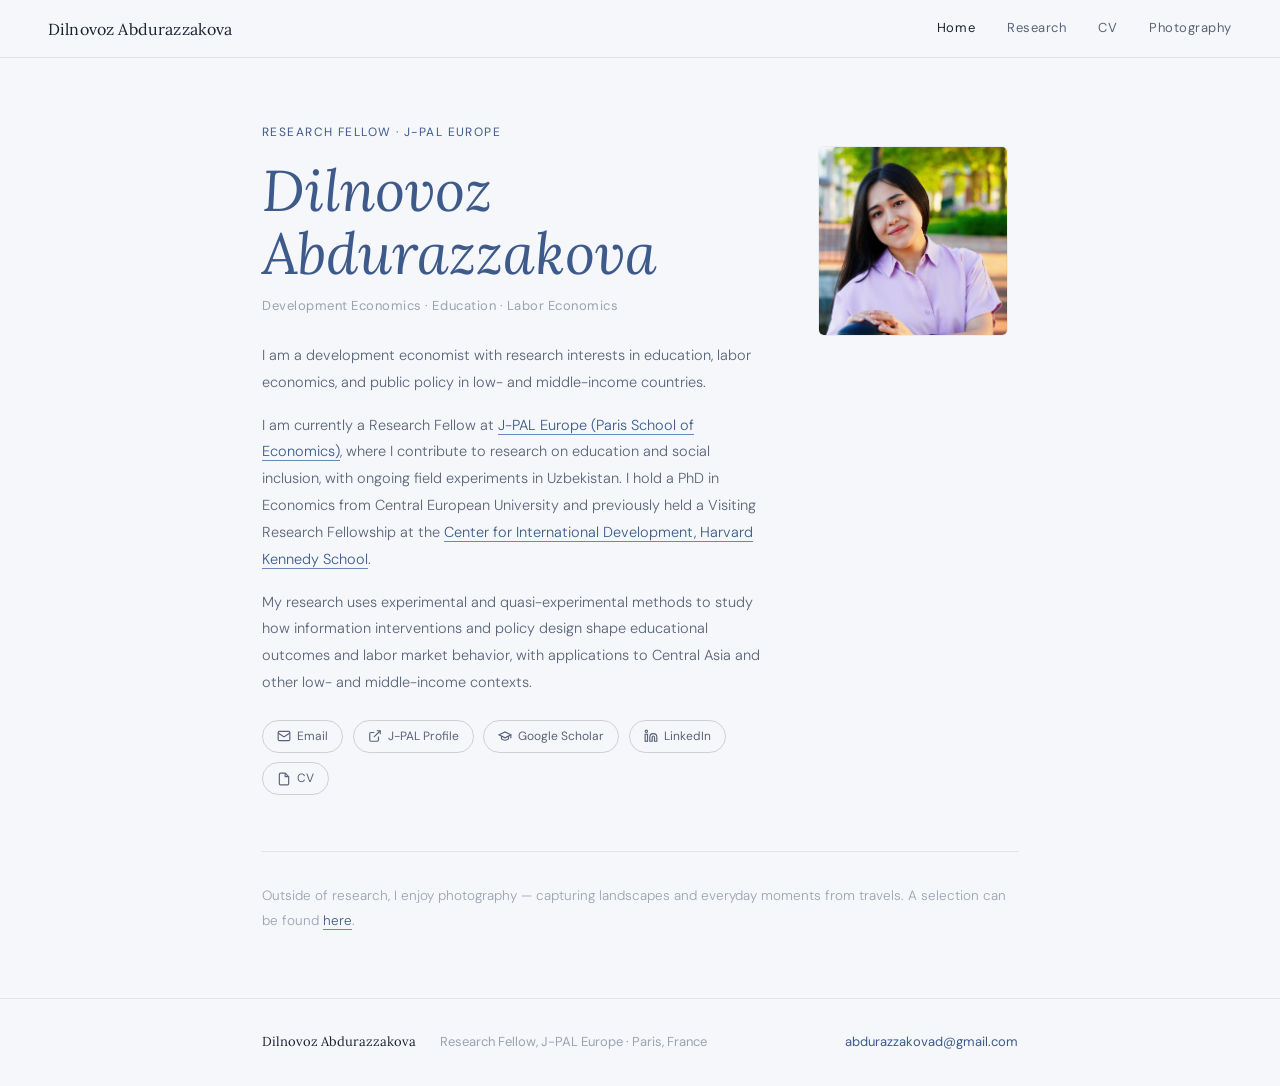
<file: index.html>
<!DOCTYPE html>
<html lang="en">
<head>
<meta charset="UTF-8">
<meta name="viewport" content="width=device-width, initial-scale=1.0">
<title>Dilnovoz Abdurazzakova — Economist</title>
<link rel="preconnect" href="https://fonts.googleapis.com">
<link href="https://fonts.googleapis.com/css2?family=Lora:ital,wght@0,400;0,500;1,400&family=DM+Sans:wght@300;400;500&display=swap" rel="stylesheet">
<link rel="stylesheet" href="style.css">
</head>
<body>

<nav>
  <a href="index.html" class="nav-logo">Dilnovoz Abdurazzakova</a>
  <ul class="nav-links">
    <li><a href="index.html" class="active">Home</a></li>
    <li><a href="research.html">Research</a></li>
    <li><a href="cv.html">CV</a></li>
    <li><a href="photography.html">Photography</a></li>
  </ul>
  <button class="nav-toggle" aria-label="Menu">&#9776;</button>
</nav>

<main class="site">

  <section class="hero">
    <div class="hero-text">
      <p class="eyebrow">Research Fellow &middot; J-PAL Europe</p>
      <h1 class="hero-name"><em>Dilnovoz<br>Abdurazzakova</em></h1>
      <p class="hero-fields">Development Economics &middot; Education &middot; Labor Economics</p>

      <p class="hero-bio">I am a development economist with research interests in education, labor economics, and public policy in low- and middle-income countries.</p>

      <p class="hero-bio">I am currently a Research Fellow at <a href="https://www.povertyactionlab.org/person/abdurazzakova" class="text-link">J-PAL Europe (Paris School of Economics)</a>, where I contribute to research on education and social inclusion, with ongoing field experiments in Uzbekistan. I hold a PhD in Economics from Central European University and previously held a Visiting Research Fellowship at the <a href="https://www.hks.harvard.edu/centers/cid" class="text-link">Center for International Development, Harvard Kennedy School</a>.</p>

      <p class="hero-bio">My research uses experimental and quasi-experimental methods to study how information interventions and policy design shape educational outcomes and labor market behavior, with applications to Central Asia and other low- and middle-income contexts.</p>

      <div class="hero-links">
        <a class="pill" href="mailto:abdurazzakovad@gmail.com">
          <svg width="14" height="14" viewBox="0 0 24 24" fill="none" stroke="currentColor" stroke-width="2"><rect x="2" y="4" width="20" height="16" rx="2"/><path d="m22 7-8.97 5.7a1.94 1.94 0 0 1-2.06 0L2 7"/></svg> Email
        </a>
        <a class="pill" href="https://www.povertyactionlab.org/person/abdurazzakova" target="_blank">
          <svg width="14" height="14" viewBox="0 0 24 24" fill="none" stroke="currentColor" stroke-width="2"><path d="M18 13v6a2 2 0 0 1-2 2H5a2 2 0 0 1-2-2V8a2 2 0 0 1 2-2h6"/><polyline points="15 3 21 3 21 9"/><line x1="10" y1="14" x2="21" y2="3"/></svg> J-PAL Profile
        </a>
        <a class="pill" href="https://scholar.google.com/citations?user=Uuvre_YAAAAJ&hl=en" target="_blank">
          <svg width="14" height="14" viewBox="0 0 24 24" fill="none" stroke="currentColor" stroke-width="2"><path d="M22 10v6M2 10l10-5 10 5-10 5z"/><path d="M6 12v5c3 3 9 3 12 0v-5"/></svg> Google Scholar
        </a>
        <a class="pill" href="https://www.linkedin.com/in/dilnovoz-abdurazzakova-9a2344143/" target="_blank">
          <svg width="14" height="14" viewBox="0 0 24 24" fill="none" stroke="currentColor" stroke-width="2"><path d="M16 8a6 6 0 0 1 6 6v7h-4v-7a2 2 0 0 0-2-2 2 2 0 0 0-2 2v7h-4v-7a6 6 0 0 1 6-6z"/><rect x="2" y="9" width="4" height="12"/><circle cx="4" cy="4" r="2"/></svg> LinkedIn
        </a>
        <a class="pill" href="cv.html">
          <svg width="14" height="14" viewBox="0 0 24 24" fill="none" stroke="currentColor" stroke-width="2"><path d="M14 2H6a2 2 0 0 0-2 2v16a2 2 0 0 0 2 2h12a2 2 0 0 0 2-2V8z"/><polyline points="14 2 14 8 20 8"/></svg> CV
        </a>
      </div>
    </div>
    <div class="hero-photo">
      <img src="photo.jpg" alt="Dilnovoz Abdurazzakova">
    </div>
  </section>

  <div class="divider"></div>

  <section style="padding: 2rem 0">
    <p style="font-size:13.5px;color:var(--subtle);font-weight:300;line-height:1.85">
      Outside of research, I enjoy photography — capturing landscapes and everyday moments from travels. A selection can be found <a href="photography.html" class="text-link">here</a>.
    </p>
  </section>

</main>

<footer>
  <div class="site">
    <div class="footer-inner">
      <span class="footer-name">Dilnovoz Abdurazzakova</span>
      <span>Research Fellow, J-PAL Europe &middot; Paris, France</span>
      <a href="mailto:abdurazzakovad@gmail.com" class="footer-email">abdurazzakovad@gmail.com</a>
    </div>
  </div>
</footer>

</body>
</html>
</file>
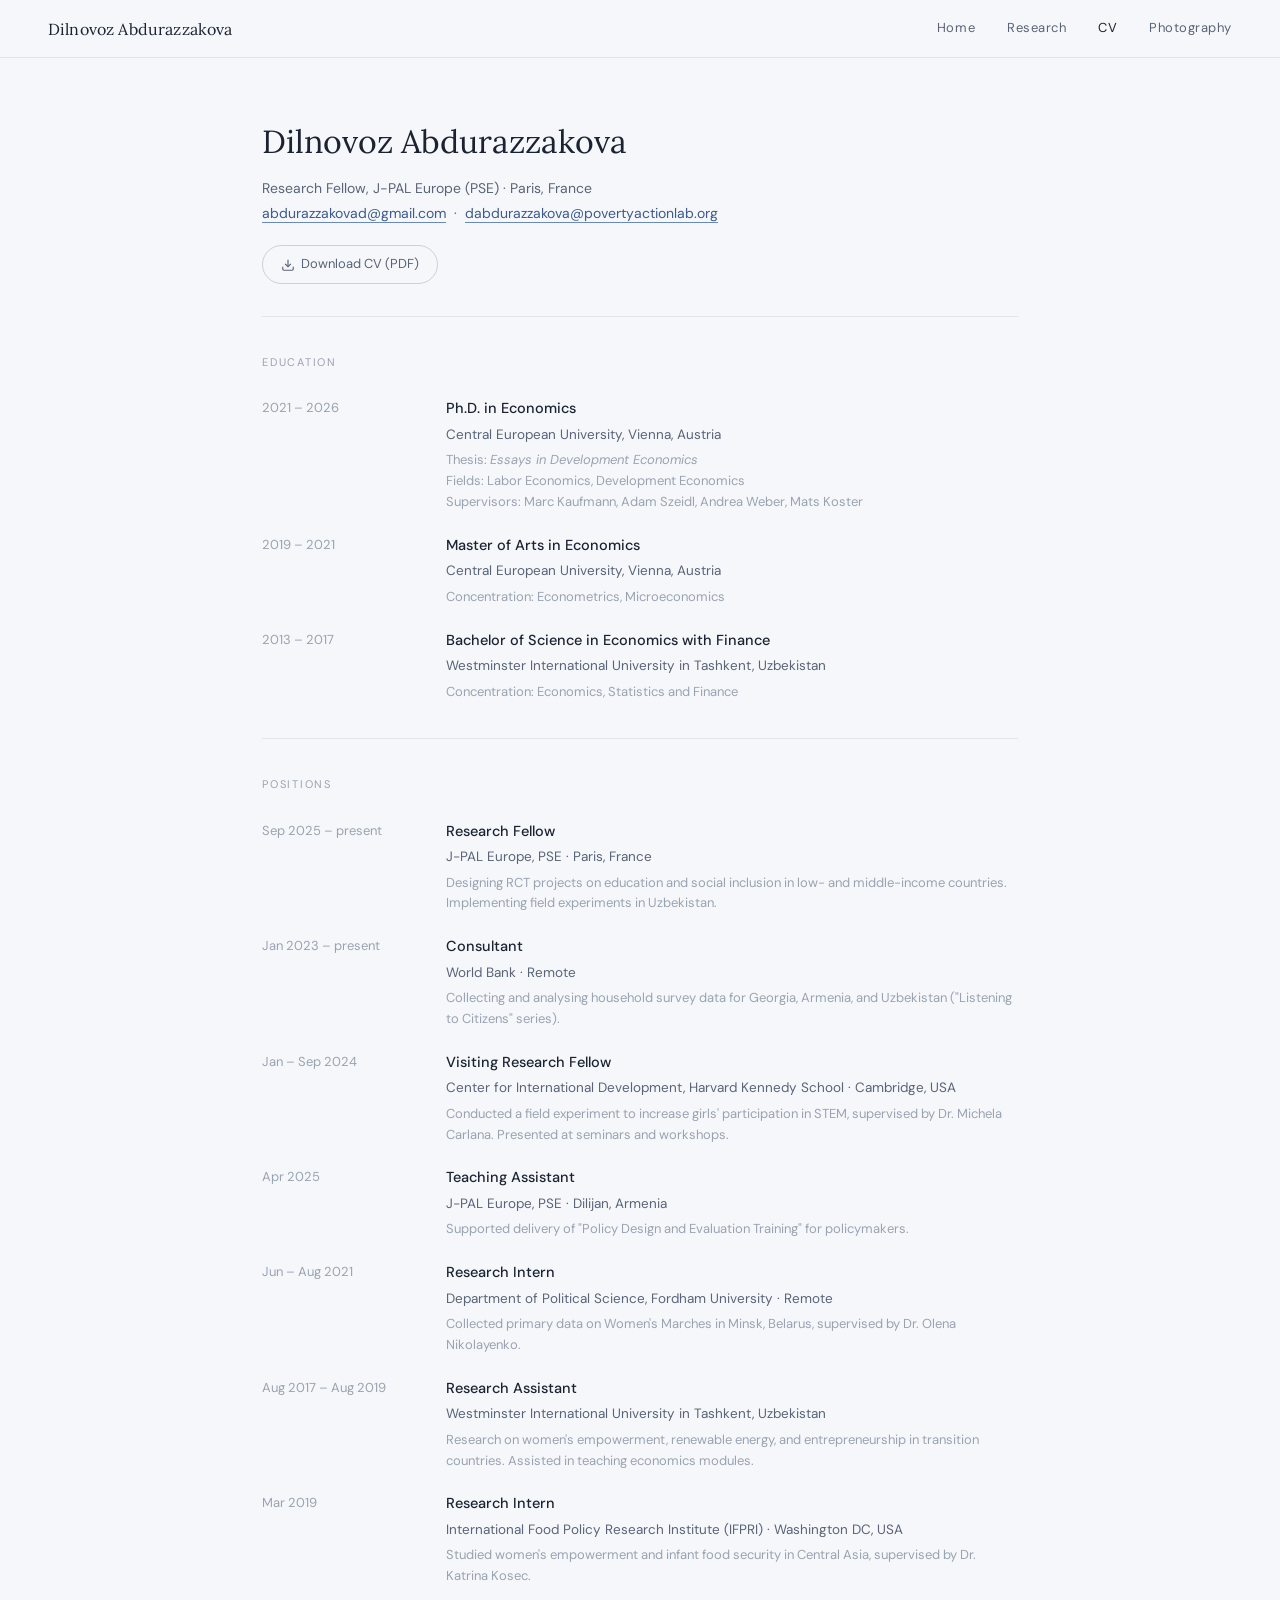
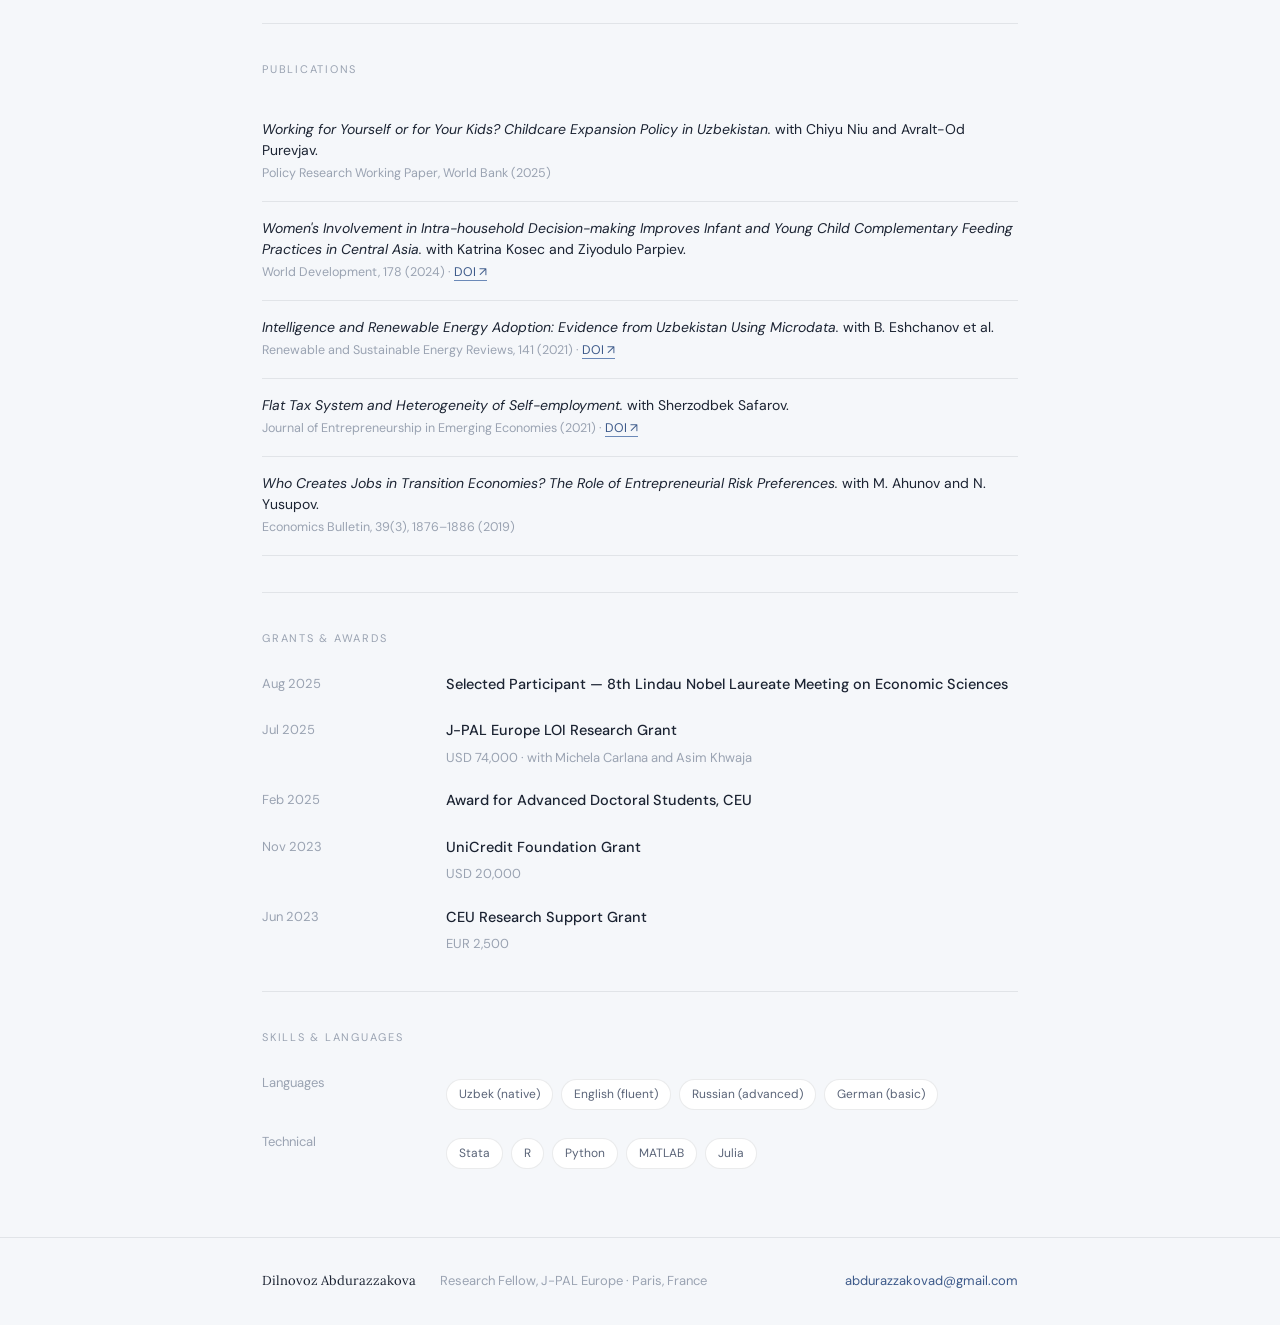
<file: cv.html>
<!DOCTYPE html>
<html lang="en">
<head>
<meta charset="UTF-8">
<meta name="viewport" content="width=device-width, initial-scale=1.0">
<title>CV — Dilnovoz Abdurazzakova</title>
<link rel="preconnect" href="https://fonts.googleapis.com">
<link href="https://fonts.googleapis.com/css2?family=Lora:ital,wght@0,400;0,500;1,400&family=DM+Sans:wght@300;400;500&display=swap" rel="stylesheet">
<link rel="stylesheet" href="style.css">
</head>
<body>

<nav>
  <a href="index.html" class="nav-logo">Dilnovoz Abdurazzakova</a>
  <ul class="nav-links">
    <li><a href="index.html">Home</a></li>
    <li><a href="research.html">Research</a></li>
    <li><a href="cv.html" class="active">CV</a></li>
    <li><a href="photography.html">Photography</a></li>
  </ul>
  <button class="nav-toggle" aria-label="Menu">&#9776;</button>
</nav>

<main class="site">

  <div class="cv-header">
    <h1>Dilnovoz Abdurazzakova</h1>
    <p>Research Fellow, J-PAL Europe (PSE) &middot; Paris, France<br>
    <a href="mailto:abdurazzakovad@gmail.com" class="text-link">abdurazzakovad@gmail.com</a> &nbsp;&middot;&nbsp;
    <a href="mailto:dabdurazzakova@povertyactionlab.org" class="text-link">dabdurazzakova@povertyactionlab.org</a></p>
    <a class="cv-download" href="CV_Abdurazzakova.pdf" title="Upload your CV PDF and update this link">
      <svg width="14" height="14" viewBox="0 0 24 24" fill="none" stroke="currentColor" stroke-width="2"><path d="M21 15v4a2 2 0 0 1-2 2H5a2 2 0 0 1-2-2v-4"/><polyline points="7 10 12 15 17 10"/><line x1="12" y1="15" x2="12" y2="3"/></svg>
      Download CV (PDF)
    </a>
  </div>

  <!-- EDUCATION -->
  <div class="cv-section">
    <p class="cv-section-title">Education</p>

    <div class="cv-entry">
      <div class="cv-date">2021 – 2026</div>
      <div>
        <p class="cv-title">Ph.D. in Economics</p>
        <p class="cv-place">Central European University, Vienna, Austria</p>
        <p class="cv-detail">Thesis: <em>Essays in Development Economics</em><br>
        Fields: Labor Economics, Development Economics<br>
        Supervisors: Marc Kaufmann, Adam Szeidl, Andrea Weber, Mats Koster</p>
      </div>
    </div>

    <div class="cv-entry">
      <div class="cv-date">2019 – 2021</div>
      <div>
        <p class="cv-title">Master of Arts in Economics</p>
        <p class="cv-place">Central European University, Vienna, Austria</p>
        <p class="cv-detail">Concentration: Econometrics, Microeconomics</p>
      </div>
    </div>

    <div class="cv-entry">
      <div class="cv-date">2013 – 2017</div>
      <div>
        <p class="cv-title">Bachelor of Science in Economics with Finance</p>
        <p class="cv-place">Westminster International University in Tashkent, Uzbekistan</p>
        <p class="cv-detail">Concentration: Economics, Statistics and Finance</p>
      </div>
    </div>
  </div>

  <!-- EXPERIENCE -->
  <div class="cv-section">
    <p class="cv-section-title">Positions</p>

    <div class="cv-entry">
      <div class="cv-date">Sep 2025 – present</div>
      <div>
        <p class="cv-title">Research Fellow</p>
        <p class="cv-place">J-PAL Europe, PSE &middot; Paris, France</p>
        <p class="cv-detail">Designing RCT projects on education and social inclusion in low- and middle-income countries. Implementing field experiments in Uzbekistan.</p>
      </div>
    </div>

    <div class="cv-entry">
      <div class="cv-date">Jan 2023 – present</div>
      <div>
        <p class="cv-title">Consultant</p>
        <p class="cv-place">World Bank &middot; Remote</p>
        <p class="cv-detail">Collecting and analysing household survey data for Georgia, Armenia, and Uzbekistan ("Listening to Citizens" series).</p>
      </div>
    </div>

    <div class="cv-entry">
      <div class="cv-date">Jan – Sep 2024</div>
      <div>
        <p class="cv-title">Visiting Research Fellow</p>
        <p class="cv-place">Center for International Development, Harvard Kennedy School &middot; Cambridge, USA</p>
        <p class="cv-detail">Conducted a field experiment to increase girls' participation in STEM, supervised by Dr. Michela Carlana. Presented at seminars and workshops.</p>
      </div>
    </div>

    <div class="cv-entry">
      <div class="cv-date">Apr 2025</div>
      <div>
        <p class="cv-title">Teaching Assistant</p>
        <p class="cv-place">J-PAL Europe, PSE &middot; Dilijan, Armenia</p>
        <p class="cv-detail">Supported delivery of "Policy Design and Evaluation Training" for policymakers.</p>
      </div>
    </div>

    <div class="cv-entry">
      <div class="cv-date">Jun – Aug 2021</div>
      <div>
        <p class="cv-title">Research Intern</p>
        <p class="cv-place">Department of Political Science, Fordham University &middot; Remote</p>
        <p class="cv-detail">Collected primary data on Women's Marches in Minsk, Belarus, supervised by Dr. Olena Nikolayenko.</p>
      </div>
    </div>

    <div class="cv-entry">
      <div class="cv-date">Aug 2017 – Aug 2019</div>
      <div>
        <p class="cv-title">Research Assistant</p>
        <p class="cv-place">Westminster International University in Tashkent, Uzbekistan</p>
        <p class="cv-detail">Research on women's empowerment, renewable energy, and entrepreneurship in transition countries. Assisted in teaching economics modules.</p>
      </div>
    </div>

    <div class="cv-entry">
      <div class="cv-date">Mar 2019</div>
      <div>
        <p class="cv-title">Research Intern</p>
        <p class="cv-place">International Food Policy Research Institute (IFPRI) &middot; Washington DC, USA</p>
        <p class="cv-detail">Studied women's empowerment and infant food security in Central Asia, supervised by Dr. Katrina Kosec.</p>
      </div>
    </div>
  </div>

  <!-- PUBLICATIONS -->
  <div class="cv-section">
    <p class="cv-section-title">Publications</p>

    <div class="cv-pub">
      <p class="cv-pub-title"><em>Working for Yourself or for Your Kids? Childcare Expansion Policy in Uzbekistan.</em> with Chiyu Niu and Avralt-Od Purevjav.</p>
      <p class="cv-pub-meta">Policy Research Working Paper, World Bank (2025)</p>
    </div>
    <div class="cv-pub">
      <p class="cv-pub-title"><em>Women's Involvement in Intra-household Decision-making Improves Infant and Young Child Complementary Feeding Practices in Central Asia.</em> with Katrina Kosec and Ziyodulo Parpiev.</p>
      <p class="cv-pub-meta">World Development, 178 (2024) &middot; <a href="https://doi.org/10.1016/j.worlddev.2024.106572" class="text-link" target="_blank">DOI ↗</a></p>
    </div>
    <div class="cv-pub">
      <p class="cv-pub-title"><em>Intelligence and Renewable Energy Adoption: Evidence from Uzbekistan Using Microdata.</em> with B. Eshchanov et al.</p>
      <p class="cv-pub-meta">Renewable and Sustainable Energy Reviews, 141 (2021) &middot; <a href="https://doi.org/10.1016/j.rser.2021.110819" class="text-link" target="_blank">DOI ↗</a></p>
    </div>
    <div class="cv-pub">
      <p class="cv-pub-title"><em>Flat Tax System and Heterogeneity of Self-employment.</em> with Sherzodbek Safarov.</p>
      <p class="cv-pub-meta">Journal of Entrepreneurship in Emerging Economies (2021) &middot; <a href="https://doi.org/10.1108/JEEE-06-2020-0175" class="text-link" target="_blank">DOI ↗</a></p>
    </div>
    <div class="cv-pub">
      <p class="cv-pub-title"><em>Who Creates Jobs in Transition Economies? The Role of Entrepreneurial Risk Preferences.</em> with M. Ahunov and N. Yusupov.</p>
      <p class="cv-pub-meta">Economics Bulletin, 39(3), 1876–1886 (2019)</p>
    </div>
  </div>

  <!-- GRANTS -->
  <div class="cv-section">
    <p class="cv-section-title">Grants &amp; awards</p>
    <div class="cv-entry">
      <div class="cv-date">Aug 2025</div>
      <div><p class="cv-title">Selected Participant — 8th Lindau Nobel Laureate Meeting on Economic Sciences</p></div>
    </div>
    <div class="cv-entry">
      <div class="cv-date">Jul 2025</div>
      <div>
        <p class="cv-title">J-PAL Europe LOI Research Grant</p>
        <p class="cv-detail">USD 74,000 · with Michela Carlana and Asim Khwaja</p>
      </div>
    </div>
    <div class="cv-entry">
      <div class="cv-date">Feb 2025</div>
      <div><p class="cv-title">Award for Advanced Doctoral Students, CEU</p></div>
    </div>
    <div class="cv-entry">
      <div class="cv-date">Nov 2023</div>
      <div>
        <p class="cv-title">UniCredit Foundation Grant</p>
        <p class="cv-detail">USD 20,000</p>
      </div>
    </div>
    <div class="cv-entry">
      <div class="cv-date">Jun 2023</div>
      <div>
        <p class="cv-title">CEU Research Support Grant</p>
        <p class="cv-detail">EUR 2,500</p>
      </div>
    </div>
  </div>

  <!-- ADDITIONAL -->
  <div class="cv-section">
    <p class="cv-section-title">Skills &amp; languages</p>
    <div class="cv-entry">
      <div class="cv-date">Languages</div>
      <div>
        <div class="skills-row">
          <span class="skill-tag">Uzbek (native)</span>
          <span class="skill-tag">English (fluent)</span>
          <span class="skill-tag">Russian (advanced)</span>
          <span class="skill-tag">German (basic)</span>
        </div>
      </div>
    </div>
    <div class="cv-entry" style="margin-top:1rem">
      <div class="cv-date">Technical</div>
      <div>
        <div class="skills-row">
          <span class="skill-tag">Stata</span>
          <span class="skill-tag">R</span>
          <span class="skill-tag">Python</span>
          <span class="skill-tag">MATLAB</span>
          <span class="skill-tag">Julia</span>
        </div>
      </div>
    </div>
  </div>

</main>

<footer>
  <div class="site">
    <div class="footer-inner">
      <span class="footer-name">Dilnovoz Abdurazzakova</span>
      <span class="footer-role">Research Fellow, J-PAL Europe · Paris, France</span>
      <a href="mailto:abdurazzakovad@gmail.com" class="footer-email">abdurazzakovad@gmail.com</a>
    </div>
  </div>
</footer>

</body>
</html>
</file>
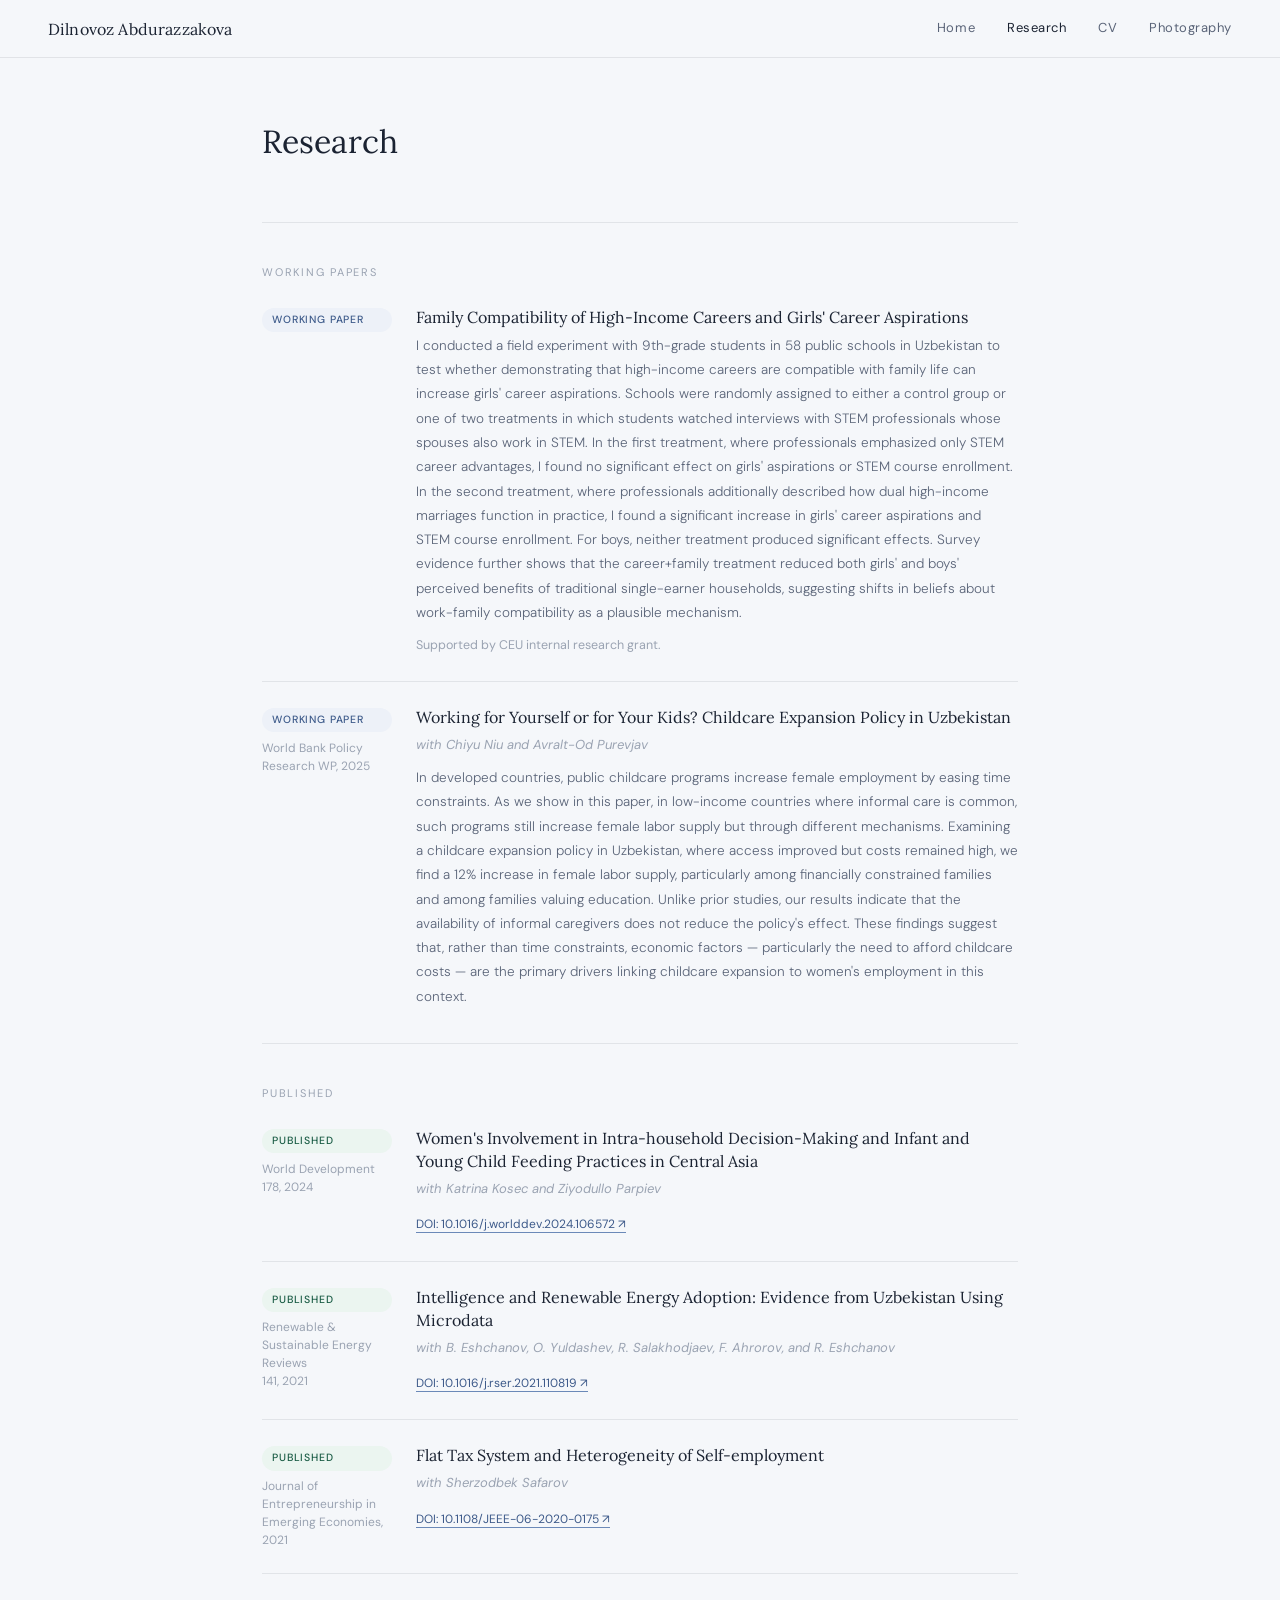
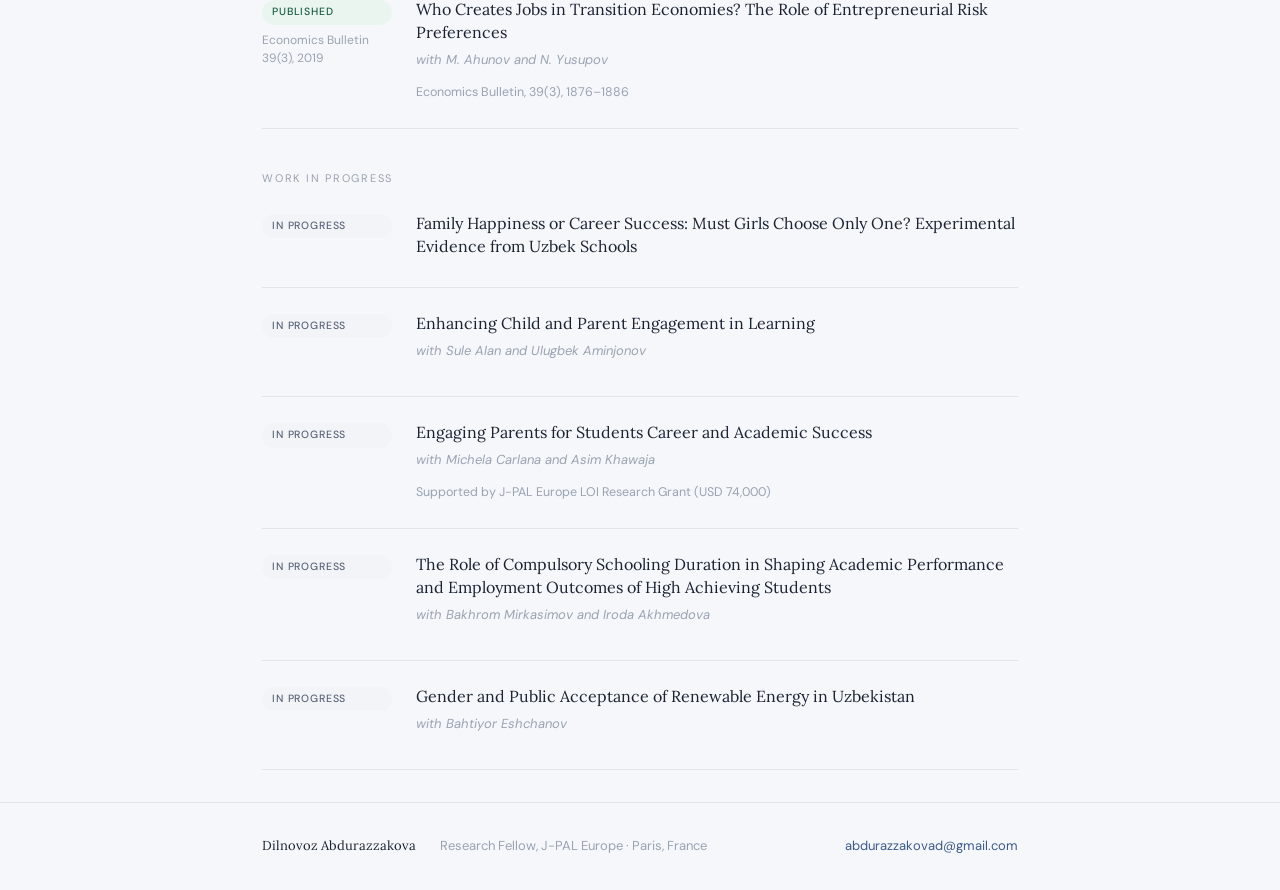
<file: research.html>
<!DOCTYPE html>
<html lang="en">
<head>
<meta charset="UTF-8">
<meta name="viewport" content="width=device-width, initial-scale=1.0">
<title>Research — Dilnovoz Abdurazzakova</title>
<link rel="preconnect" href="https://fonts.googleapis.com">
<link href="https://fonts.googleapis.com/css2?family=Lora:ital,wght@0,400;0,500;1,400&family=DM+Sans:wght@300;400;500&display=swap" rel="stylesheet">
<link rel="stylesheet" href="style.css">
</head>
<body>

<nav>
  <a href="index.html" class="nav-logo">Dilnovoz Abdurazzakova</a>
  <ul class="nav-links">
    <li><a href="index.html">Home</a></li>
    <li><a href="research.html" class="active">Research</a></li>
    <li><a href="cv.html">CV</a></li>
    <li><a href="photography.html">Photography</a></li>
  </ul>
  <button class="nav-toggle" aria-label="Menu">&#9776;</button>
</nav>

<main class="site">

  <div class="research-header">
    <h1>Research</h1>
  </div>

  <div class="divider" style="margin:0"></div>

  <!-- WORKING PAPERS -->
  <span class="research-group-label">Working papers</span>

  <div class="paper-row">
    <div class="paper-meta">
      <span class="status working-paper">Working paper</span>
    </div>
    <div class="paper-body">
      <h3 class="paper-title">Family Compatibility of High-Income Careers and Girls' Career Aspirations</h3>
      <p class="paper-abstract">I conducted a field experiment with 9th-grade students in 58 public schools in Uzbekistan to test whether demonstrating that high-income careers are compatible with family life can increase girls' career aspirations. Schools were randomly assigned to either a control group or one of two treatments in which students watched interviews with STEM professionals whose spouses also work in STEM. In the first treatment, where professionals emphasized only STEM career advantages, I found no significant effect on girls' aspirations or STEM course enrollment. In the second treatment, where professionals additionally described how dual high-income marriages function in practice, I found a significant increase in girls' career aspirations and STEM course enrollment. For boys, neither treatment produced significant effects. Survey evidence further shows that the career+family treatment reduced both girls' and boys' perceived benefits of traditional single-earner households, suggesting shifts in beliefs about work-family compatibility as a plausible mechanism.</p>
      <p class="paper-detail">Supported by CEU internal research grant.</p>
    </div>
  </div>

  <div class="paper-row">
    <div class="paper-meta">
      <span class="status working-paper">Working paper</span>
      <span class="paper-year">World Bank Policy Research WP, 2025</span>
    </div>
    <div class="paper-body">
      <h3 class="paper-title">Working for Yourself or for Your Kids? Childcare Expansion Policy in Uzbekistan</h3>
      <p class="paper-authors">with Chiyu Niu and Avralt-Od Purevjav</p>
      <p class="paper-abstract">In developed countries, public childcare programs increase female employment by easing time constraints. As we show in this paper, in low-income countries where informal care is common, such programs still increase female labor supply but through different mechanisms. Examining a childcare expansion policy in Uzbekistan, where access improved but costs remained high, we find a 12% increase in female labor supply, particularly among financially constrained families and among families valuing education. Unlike prior studies, our results indicate that the availability of informal caregivers does not reduce the policy's effect. These findings suggest that, rather than time constraints, economic factors — particularly the need to afford childcare costs — are the primary drivers linking childcare expansion to women's employment in this context.</p>
    </div>
  </div>

  <!-- PUBLISHED -->
  <span class="research-group-label">Published</span>

  <div class="paper-row">
    <div class="paper-meta">
      <span class="status published">Published</span>
      <span class="paper-year">World Development<br>178, 2024</span>
    </div>
    <div class="paper-body">
      <h3 class="paper-title">Women's Involvement in Intra-household Decision-Making and Infant and Young Child Feeding Practices in Central Asia</h3>
      <p class="paper-authors">with Katrina Kosec and Ziyodullo Parpiev</p>
      <a class="paper-doi" href="https://doi.org/10.1016/j.worlddev.2024.106572" target="_blank">DOI: 10.1016/j.worlddev.2024.106572 ↗</a>
    </div>
  </div>

  <div class="paper-row">
    <div class="paper-meta">
      <span class="status published">Published</span>
      <span class="paper-year">Renewable &amp; Sustainable Energy Reviews<br>141, 2021</span>
    </div>
    <div class="paper-body">
      <h3 class="paper-title">Intelligence and Renewable Energy Adoption: Evidence from Uzbekistan Using Microdata</h3>
      <p class="paper-authors">with B. Eshchanov, O. Yuldashev, R. Salakhodjaev, F. Ahrorov, and R. Eshchanov</p>
      <a class="paper-doi" href="https://doi.org/10.1016/j.rser.2021.110819" target="_blank">DOI: 10.1016/j.rser.2021.110819 ↗</a>
    </div>
  </div>

  <div class="paper-row">
    <div class="paper-meta">
      <span class="status published">Published</span>
      <span class="paper-year">Journal of Entrepreneurship in Emerging Economies, 2021</span>
    </div>
    <div class="paper-body">
      <h3 class="paper-title">Flat Tax System and Heterogeneity of Self-employment</h3>
      <p class="paper-authors">with Sherzodbek Safarov</p>
      <a class="paper-doi" href="https://doi.org/10.1108/JEEE-06-2020-0175" target="_blank">DOI: 10.1108/JEEE-06-2020-0175 ↗</a>
    </div>
  </div>

  <div class="paper-row">
    <div class="paper-meta">
      <span class="status published">Published</span>
      <span class="paper-year">Economics Bulletin<br>39(3), 2019</span>
    </div>
    <div class="paper-body">
      <h3 class="paper-title">Who Creates Jobs in Transition Economies? The Role of Entrepreneurial Risk Preferences</h3>
      <p class="paper-authors">with M. Ahunov and N. Yusupov</p>
      <p class="paper-detail">Economics Bulletin, 39(3), 1876–1886</p>
    </div>
  </div>

  <!-- WORK IN PROGRESS -->
  <span class="research-group-label">Work in progress</span>

  <div class="paper-row">
    <div class="paper-meta"><span class="status wip">In progress</span></div>
    <div class="paper-body">
      <h3 class="paper-title">Family Happiness or Career Success: Must Girls Choose Only One? Experimental Evidence from Uzbek Schools</h3>
    </div>
  </div>

  <div class="paper-row">
    <div class="paper-meta"><span class="status wip">In progress</span></div>
    <div class="paper-body">
      <h3 class="paper-title">Enhancing Child and Parent Engagement in Learning</h3>
      <p class="paper-authors">with Sule Alan and Ulugbek Aminjonov</p>
    </div>
  </div>

  <div class="paper-row">
    <div class="paper-meta"><span class="status wip">In progress</span></div>
    <div class="paper-body">
      <h3 class="paper-title">Engaging Parents for Students Career and Academic Success</h3>
      <p class="paper-authors">with Michela Carlana and Asim Khawaja</p>
      <p class="paper-detail">Supported by J-PAL Europe LOI Research Grant (USD 74,000)</p>
    </div>
  </div>

  <div class="paper-row">
    <div class="paper-meta"><span class="status wip">In progress</span></div>
    <div class="paper-body">
      <h3 class="paper-title">The Role of Compulsory Schooling Duration in Shaping Academic Performance and Employment Outcomes of High Achieving Students</h3>
      <p class="paper-authors">with Bakhrom Mirkasimov and Iroda Akhmedova</p>
    </div>
  </div>

  <div class="paper-row">
    <div class="paper-meta"><span class="status wip">In progress</span></div>
    <div class="paper-body">
      <h3 class="paper-title">Gender and Public Acceptance of Renewable Energy in Uzbekistan</h3>
      <p class="paper-authors">with Bahtiyor Eshchanov</p>
    </div>
  </div>

</main>

<footer>
  <div class="site">
    <div class="footer-inner">
      <span class="footer-name">Dilnovoz Abdurazzakova</span>
      <span>Research Fellow, J-PAL Europe &middot; Paris, France</span>
      <a href="mailto:abdurazzakovad@gmail.com" class="footer-email">abdurazzakovad@gmail.com</a>
    </div>
  </div>
</footer>

</body>
</html>
</file>
<file: style.css>
/* ── Reset & Base ──────────────────────────────── */
*, *::before, *::after { box-sizing: border-box; margin: 0; padding: 0; }

:root {
  --bg: #F5F7FA;
  --surface: #FFFFFF;
  --ink: #1B2332;
  --muted: #5A6478;
  --subtle: #9AA3B2;
  --border: rgba(27,35,50,0.09);
  --border-strong: rgba(27,35,50,0.18);
  --accent: #3D5A8A;
  --accent-light: #6B89B8;
  --accent-bg: #EDF1F8;
  --published: #1A5C45;
  --published-bg: #EBF5F0;
  --wp: #3D5A8A;
  --wp-bg: #EDF1F8;
  --wip-bg: #F2F4F7;
  --wip: #5A6478;
}

html { scroll-behavior: smooth; }

body {
  font-family: 'DM Sans', sans-serif;
  background: var(--bg);
  color: var(--ink);
  font-size: 15px;
  line-height: 1.75;
  -webkit-font-smoothing: antialiased;
}

a { color: inherit; text-decoration: none; }
.text-link { color: var(--accent); border-bottom: 0.5px solid var(--accent-light); }
.text-link:hover { border-color: var(--accent); }

/* ── Nav ──────────────────────────────────────── */
nav {
  position: sticky; top: 0; z-index: 100;
  display: flex; align-items: center; justify-content: space-between;
  padding: 0 3rem;
  height: 58px;
  background: rgba(245,247,250,0.93);
  backdrop-filter: blur(14px);
  border-bottom: 0.5px solid var(--border);
}

.nav-logo {
  font-family: 'Lora', serif;
  font-size: 1rem;
  font-weight: 400;
  letter-spacing: 0.01em;
  color: var(--ink);
  white-space: nowrap;
}

.nav-links {
  display: flex; gap: 2rem;
  list-style: none;
  font-size: 13px;
  font-weight: 400;
  letter-spacing: 0.04em;
}

.nav-links a { color: var(--muted); transition: color 0.15s; }
.nav-links a:hover, .nav-links a.active { color: var(--ink); }
.nav-toggle { display: none; background: none; border: none; font-size: 1.25rem; cursor: pointer; color: var(--ink); }

/* ── Layout ───────────────────────────────────── */
.site { max-width: 820px; margin: 0 auto; padding: 0 2rem; }
.divider { height: 0.5px; background: var(--border); max-width: 820px; margin-left: auto; margin-right: auto; }

section { padding: 3.5rem 0; }
.section-label {
  font-size: 11px; letter-spacing: 0.16em; text-transform: uppercase;
  color: var(--subtle); margin-bottom: 1.75rem;
}

/* ── Hero ─────────────────────────────────────── */
.hero {
  display: grid; grid-template-columns: 1fr 200px;
  gap: 3rem; align-items: start;
  padding: 4rem 0 3.5rem;
}

.eyebrow {
  font-size: 12px; letter-spacing: 0.12em; text-transform: uppercase;
  color: var(--accent); margin-bottom: 1rem;
}

.hero-name {
  font-family: 'Lora', serif;
  font-size: clamp(2.4rem, 5vw, 3.6rem);
  font-weight: 400; line-height: 1.1;
  margin-bottom: 0.6rem; color: var(--accent);
  font-style: italic;
}
.hero-name em { font-style: italic; color: var(--accent); }

.hero-fields {
  font-size: 13px; color: var(--subtle);
  letter-spacing: 0.04em; margin-bottom: 1.5rem;
}

.hero-bio {
  font-size: 14.5px; color: var(--muted);
  font-weight: 300; line-height: 1.85;
  max-width: 540px; margin-bottom: 1rem;
}

.hero-links { display: flex; flex-wrap: wrap; gap: 0.6rem; margin-top: 1.5rem; }

.pill {
  display: inline-flex; align-items: center; gap: 6px;
  font-size: 12px; padding: 5px 14px;
  border: 0.5px solid var(--border-strong);
  border-radius: 100px; color: var(--muted);
  transition: background 0.15s, color 0.15s;
  white-space: nowrap;
}
.pill:hover { background: var(--accent-bg); color: var(--accent); border-color: var(--accent-light); }

.hero-photo {
  margin-top: 1.5rem;
  width: 190px; height: 190px;
  border-radius: 6px;
  overflow: hidden;
  border: 0.5px solid var(--border);
  flex-shrink: 0;
  background: var(--surface);
}
.hero-photo img { width: 100%; height: 100%; object-fit: cover; object-position: top center; }
.avatar-fallback {
  width: 100%; height: 100%;
  background: var(--accent-bg);
  display: flex; align-items: center; justify-content: center;
  font-family: 'Lora', serif; font-size: 2rem; color: var(--accent);
}

/* ── Status badges ────────────────────────────── */
.status {
  display: inline-block; font-size: 10.5px; font-weight: 500;
  letter-spacing: 0.08em; text-transform: uppercase;
  padding: 3px 10px; border-radius: 100px; white-space: nowrap;
}
.status.published     { background: var(--published-bg); color: var(--published); }
.status.working-paper { background: var(--wp-bg);        color: var(--wp); }
.status.wip           { background: var(--wip-bg);        color: var(--wip); }

/* ── Research papers ──────────────────────────── */
.paper-row {
  display: grid; grid-template-columns: 130px 1fr;
  gap: 1.5rem; padding: 1.5rem 0;
  border-bottom: 0.5px solid var(--border);
}
.paper-row:first-of-type { border-top: 0.5px solid var(--border); }

.paper-meta { display: flex; flex-direction: column; gap: 0.4rem; padding-top: 2px; }
.paper-year { font-size: 12px; color: var(--subtle); line-height: 1.5; }

.paper-title { font-family: 'Lora', serif; font-size: 1rem; font-weight: 400; line-height: 1.45; margin-bottom: 0.3rem; color: var(--ink); }
.paper-title a:hover { color: var(--accent); }
.paper-authors { font-size: 13px; color: var(--subtle); margin-bottom: 0.6rem; font-style: italic; }
.paper-abstract { font-size: 13.5px; color: var(--muted); font-weight: 300; line-height: 1.8; margin-bottom: 0.6rem; }
.paper-doi { font-size: 12px; color: var(--accent); border-bottom: 0.5px solid var(--accent-light); }
.paper-doi:hover { border-color: var(--accent); }
.paper-detail { font-size: 12.5px; color: var(--subtle); margin-top: 4px; }

.see-all {
  display: inline-block; margin-top: 1.5rem;
  font-size: 13px; color: var(--accent);
  border-bottom: 0.5px solid var(--accent-light);
}
.see-all:hover { border-color: var(--accent); }

/* ── Supervisors ──────────────────────────────── */
.supervisor-grid {
  display: grid; grid-template-columns: repeat(4, 1fr); gap: 1rem;
}
.supervisor-card {
  padding: 1rem 1.25rem;
  border: 0.5px solid var(--border);
  border-radius: 8px;
  background: var(--surface);
}
.sup-name { font-weight: 500; font-size: 14px; margin-bottom: 2px; color: var(--ink); }
.sup-role { font-size: 12px; color: var(--subtle); }

/* ── Awards ───────────────────────────────────── */
.awards-list {}
.award-row {
  display: grid; grid-template-columns: 50px 1fr;
  gap: 1.5rem; padding: 0.85rem 0;
  border-bottom: 0.5px solid var(--border);
}
.award-row:first-child { border-top: 0.5px solid var(--border); }
.award-year { font-size: 12px; color: var(--subtle); padding-top: 2px; }
.award-title { font-size: 14px; font-weight: 400; color: var(--ink); }
.award-detail { font-size: 12px; color: var(--subtle); margin-top: 1px; }

/* ── CV page ──────────────────────────────────── */
.cv-header {
  padding: 3.5rem 0 2rem;
  border-bottom: 0.5px solid var(--border);
}
.cv-header h1 { font-family: 'Lora', serif; font-size: 2rem; font-weight: 400; margin-bottom: 0.4rem; }
.cv-header p { font-size: 14px; color: var(--muted); }
.cv-download {
  display: inline-flex; align-items: center; gap: 6px;
  margin-top: 1.25rem;
  font-size: 13px; padding: 7px 18px;
  border: 0.5px solid var(--border-strong);
  border-radius: 100px; color: var(--muted);
  transition: background 0.15s, color 0.15s;
}
.cv-download:hover { background: var(--accent-bg); color: var(--accent); }

.cv-section { padding: 2.25rem 0; border-bottom: 0.5px solid var(--border); }
.cv-section:last-child { border-bottom: none; }
.cv-section-title {
  font-size: 11px; letter-spacing: 0.16em; text-transform: uppercase;
  color: var(--subtle); margin-bottom: 1.5rem;
}

.cv-entry { display: grid; grid-template-columns: 160px 1fr; gap: 1.5rem; margin-bottom: 1.25rem; }
.cv-entry:last-child { margin-bottom: 0; }
.cv-date { font-size: 13px; color: var(--subtle); padding-top: 1px; }
.cv-title { font-size: 14.5px; font-weight: 500; color: var(--ink); margin-bottom: 1px; }
.cv-place { font-size: 13.5px; color: var(--muted); }
.cv-detail { font-size: 13px; color: var(--subtle); margin-top: 4px; line-height: 1.6; }

.cv-pub { padding: 1rem 0; border-bottom: 0.5px solid var(--border); }
.cv-pub:first-child { border-top: 0.5px solid var(--border); }
.cv-pub-title { font-size: 14px; font-weight: 400; color: var(--ink); line-height: 1.5; margin-bottom: 2px; }
.cv-pub-meta { font-size: 12.5px; color: var(--subtle); }

.skills-row { display: flex; gap: 0.5rem; flex-wrap: wrap; margin-top: 0.5rem; }
.skill-tag {
  font-size: 12px; padding: 4px 12px;
  border: 0.5px solid var(--border);
  border-radius: 100px; color: var(--muted);
  background: var(--surface);
}

/* ── Research page ────────────────────────────── */
.research-header { padding: 3.5rem 0 2.5rem; }
.research-header h1 { font-family: 'Lora', serif; font-size: 2rem; font-weight: 400; margin-bottom: 0.75rem; }
.research-header p { font-size: 14.5px; color: var(--muted); font-weight: 300; max-width: 560px; line-height: 1.85; }

.research-group-label {
  font-size: 11px; letter-spacing: 0.16em; text-transform: uppercase;
  color: var(--subtle); padding: 2.5rem 0 0; display: block;
}

/* ── Photography page ─────────────────────────── */
.photo-header { padding: 3.5rem 0 2.5rem; }
.photo-header h1 { font-family: 'Lora', serif; font-size: 2rem; font-weight: 400; margin-bottom: 0.75rem; }
.photo-header p { font-size: 14.5px; color: var(--muted); font-weight: 300; max-width: 560px; line-height: 1.85; }
.photo-note {
  font-size: 13px; color: var(--subtle);
  padding: 1.5rem 0 3.5rem;
  border-top: 0.5px solid var(--border);
  line-height: 1.7;
}

/* ── Home sections ────────────────────────────── */
.home-supervisors { padding: 3rem 0; }
.home-research { padding: 3.5rem 0; }

/* ── Conf list ────────────────────────────────── */
.conf-list { list-style: none; }
.conf-list li {
  padding: 0.6rem 0;
  border-bottom: 0.5px solid var(--border);
  font-size: 13.5px; color: var(--muted); line-height: 1.6;
}
.conf-list li:first-child { border-top: 0.5px solid var(--border); }
.conf-year { font-size: 12px; color: var(--subtle); margin-right: 0.75rem; }

/* ── Footer ───────────────────────────────────── */
footer {
  border-top: 0.5px solid var(--border);
  margin-top: 2rem; padding: 2rem 0;
}
.footer-inner {
  display: flex; align-items: center; gap: 1.5rem;
  flex-wrap: wrap; font-size: 13px; color: var(--subtle);
}
.footer-name { font-family: 'Lora', serif; font-weight: 400; color: var(--ink); }
.footer-email { margin-left: auto; color: var(--accent); }

/* ── Responsive ───────────────────────────────── */
@media (max-width: 680px) {
  nav { padding: 0 1.25rem; }
  .nav-links { display: none; }
  .nav-toggle { display: block; }
  .site { padding: 0 1.25rem; }
  .hero { grid-template-columns: 1fr; gap: 2rem; }
  .hero-photo { width: 140px; height: 140px; order: -1; }
  .paper-row { grid-template-columns: 1fr; gap: 0.5rem; }
  .paper-meta { flex-direction: row; align-items: center; gap: 0.75rem; }
  .supervisor-grid { grid-template-columns: 1fr 1fr; }
  .cv-entry { grid-template-columns: 1fr; gap: 0.25rem; }
  .footer-inner { flex-direction: column; align-items: flex-start; gap: 0.5rem; }
  .footer-email { margin-left: 0; }
}
</file>
